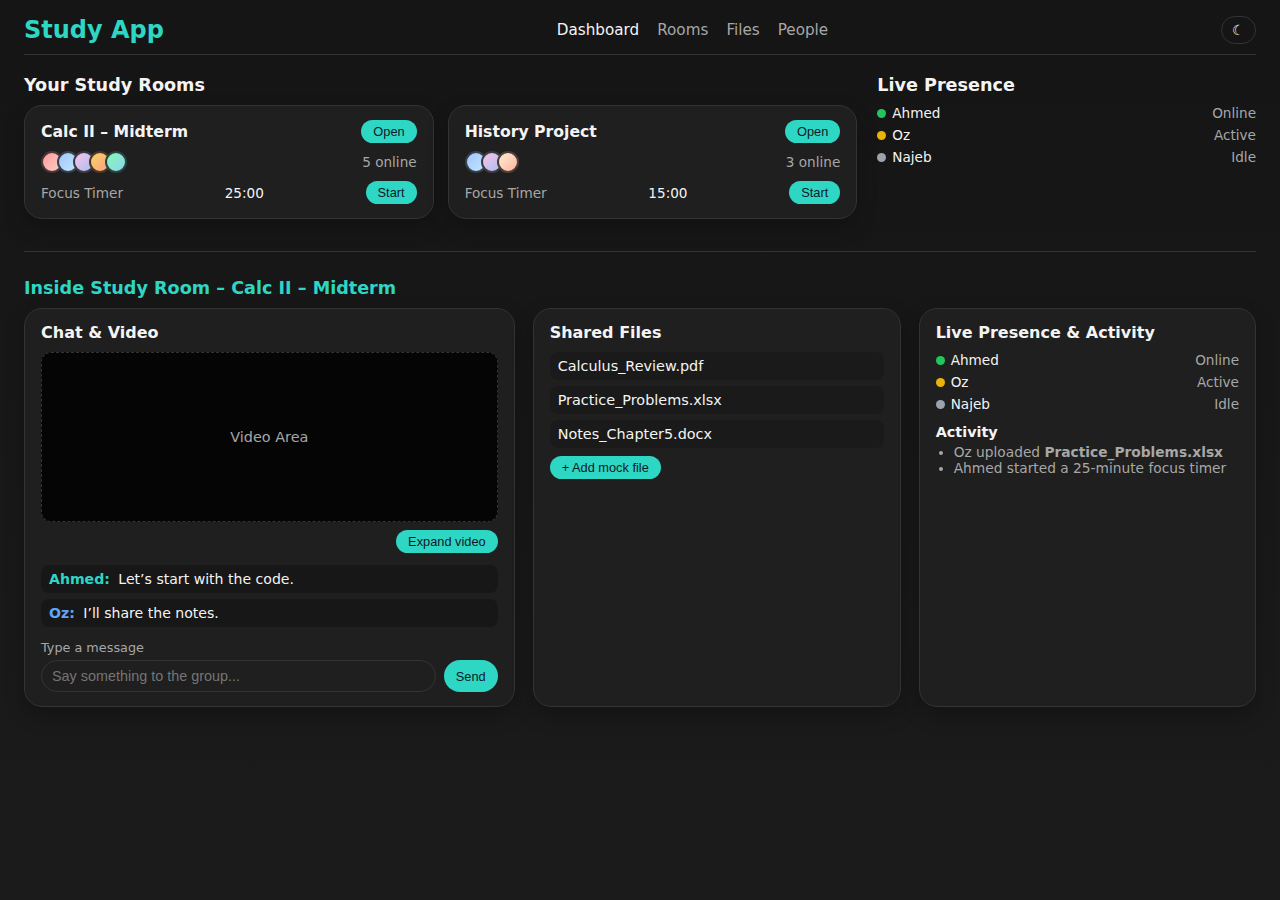
<file: index.html>
<!DOCTYPE html>
<html lang="en">

<head>
  <meta charset="UTF-8" />
  <title>Study App</title>
  <meta name="viewport" content="width=device-width, initial-scale=1" />
  <link rel="stylesheet" href="styles.css" />
</head>

<body data-theme="dark">
  <div class="app-shell">
    <header class="top-nav">
      <div class="brand">
        <span class="brand-title">Study App</span>
      </div>

      <nav class="nav-links">
        <a href="index.html" class="nav-link nav-link-active">Dashboard</a>
        <a href="rooms.html" class="nav-link">Rooms</a>
        <a href="files.html" class="nav-link">Files</a>
        <a href="people.html" class="nav-link">People</a>
      </nav>

      <button id="themeToggle" class="theme-btn" aria-label="Toggle light or dark mode">
        ☾
      </button>
    </header>

    <main class="main">
      <!-- DASHBOARD -->
      <section id="dashboard" class="section">
        <div class="section-row">
          <!--  study rooms -->
          <div class="section-main">
            <h2 class="section-title">Your Study Rooms</h2>

            <div class="rooms-grid">
              

              <article class="room-card" data-room-name="Calc II – Midterm">
                <div class="room-header">
                  <h3 class="room-name">Calc II – Midterm</h3>
                  <button class="pill-btn open-room-btn">Open</button>
                </div>

                <div class="room-meta-row">
                  <div class="avatars">
                    <span class="avatar avatar-a"></span>
                    <span class="avatar avatar-b"></span>
                    <span class="avatar avatar-c"></span>
                    <span class="avatar avatar-d"></span>
                    <span class="avatar avatar-e"></span>
                  </div>
                  <span class="room-online">5 online</span>
                </div>

                <div class="room-meta-row">
                  <span class="room-label">Focus Timer</span>
                  <span class="timer-display" data-minutes="25">25:00</span>
                  <button class="pill-btn timer-btn">Start</button>
                </div>
              </article>

              <!-- Room 2 -->
              <article class="room-card" data-room-name="History Project">
                <div class="room-header">
                  <h3 class="room-name">History Project</h3>
                  <button class="pill-btn open-room-btn">Open</button>
                </div>

                <div class="room-meta-row">
                  <div class="avatars">
                    <span class="avatar avatar-b"></span>
                    <span class="avatar avatar-c"></span>
                    <span class="avatar avatar-f"></span>
                  </div>
                  <span class="room-online">3 online</span>
                </div>

                <div class="room-meta-row">
                  <span class="room-label">Focus Timer</span>
                  <span class="timer-display" data-minutes="15">15:00</span>
                  <button class="pill-btn timer-btn">Start</button>
                </div>
              </article>
            </div>
          </div>

          

          <aside class="section-side">
            <h2 class="section-title">Live Presence</h2>
            <ul class="presence-list">
              <li class="presence-item">
                <span class="status-dot status-online"></span>
                <span class="presence-name">Ahmed</span>
                <span class="presence-state">Online</span>
              </li>
              <li class="presence-item">
                <span class="status-dot status-active"></span>
                <span class="presence-name">Oz</span>
                <span class="presence-state">Active</span>
              </li>
              <li class="presence-item">
                <span class="status-dot status-idle"></span>
                <span class="presence-name">Najeb</span>
                <span class="presence-state">Idle</span>
              </li>
            </ul>
          </aside>
        </div>
      </section>

      <hr class="divider" />

      

      <section id="room-view" class="section">
        <h2 class="section-title section-title-highlight">
          Inside Study Room – <span id="activeRoomName">Calc II – Midterm</span>
        </h2>
        <!-- -->
        <div class="room-layout">
          <!-- Chat & video -->
          <section class="panel">
            <h3 class="panel-title">Chat & Video</h3>

            <div class="video-wrapper">
              <div id="videoBox" class="video-box">
                Video Area
              </div>
              <button id="videoToggle" class="pill-btn video-toggle-btn">
                Expand video
              </button>
            </div>

            <div class="chat-area">
              <div class="chat-message">
                <span class="chat-name chat-name-alice">Ahmed:</span>
                <span>Let’s start with the code.</span>
              </div>
              <div class="chat-message">
                <span class="chat-name chat-name-ben">Oz:</span>
                <span>I’ll share the notes.</span>
              </div>
            </div>

            <form id="chatForm" class="chat-form">
              <label for="chatInput" class="chat-label">Type a message</label>
              <div class="chat-input-row">
                <input id="chatInput" class="chat-input" type="text" placeholder="Say something to the group..." />
                <button type="submit" class="pill-btn">Send</button>
              </div>
            </form>
          </section>

          <!-- the shared files -->
          <section id="files" class="panel">
            <h3 class="panel-title">Shared Files</h3>
            <ul class="file-list">
              <li class="file-item">
                 <span>Calculus_Review.pdf</span>
              </li>
              <li class="file-item">
                 <span>Practice_Problems.xlsx</span>
              </li>
              <li class="file-item">
                 <span>Notes_Chapter5.docx</span>
              </li>
            </ul>
            <button class="pill-btn add-file-btn" type="button" id="addFileBtn">
              + Add mock file
            </button>
          </section>

          <!--   activity -->
          <aside id="people" class="panel">
            <h3 class="panel-title">Live Presence & Activity</h3>

            <ul class="presence-list presence-list-compact">
              <li class="presence-item">
                <span class="status-dot status-online"></span>
                <span class="presence-name">Ahmed</span>
                <span class="presence-state">Online</span>
              </li>
              <li class="presence-item">
                <span class="status-dot status-active"></span>
                <span class="presence-name">Oz</span>
                <span class="presence-state">Active</span>
              </li>
              <li class="presence-item">
                <span class="status-dot status-idle"></span>
                <span class="presence-name">Najeb</span>
                <span class="presence-state">Idle</span>
              </li>
            </ul>
            <div class="activity-log">
              <h4 class="activity-title">Activity</h4>
              <ul id="activityList">
                <li>Oz uploaded <strong>Practice_Problems.xlsx</strong></li>
                <li>Ahmed started a 25-minute focus timer</li>
              </ul>
            </div>


          </aside>
        </div>
      </section>
    </main>
  </div>


  
  <script src="script.js"></script>
</body>

</html>
</file>
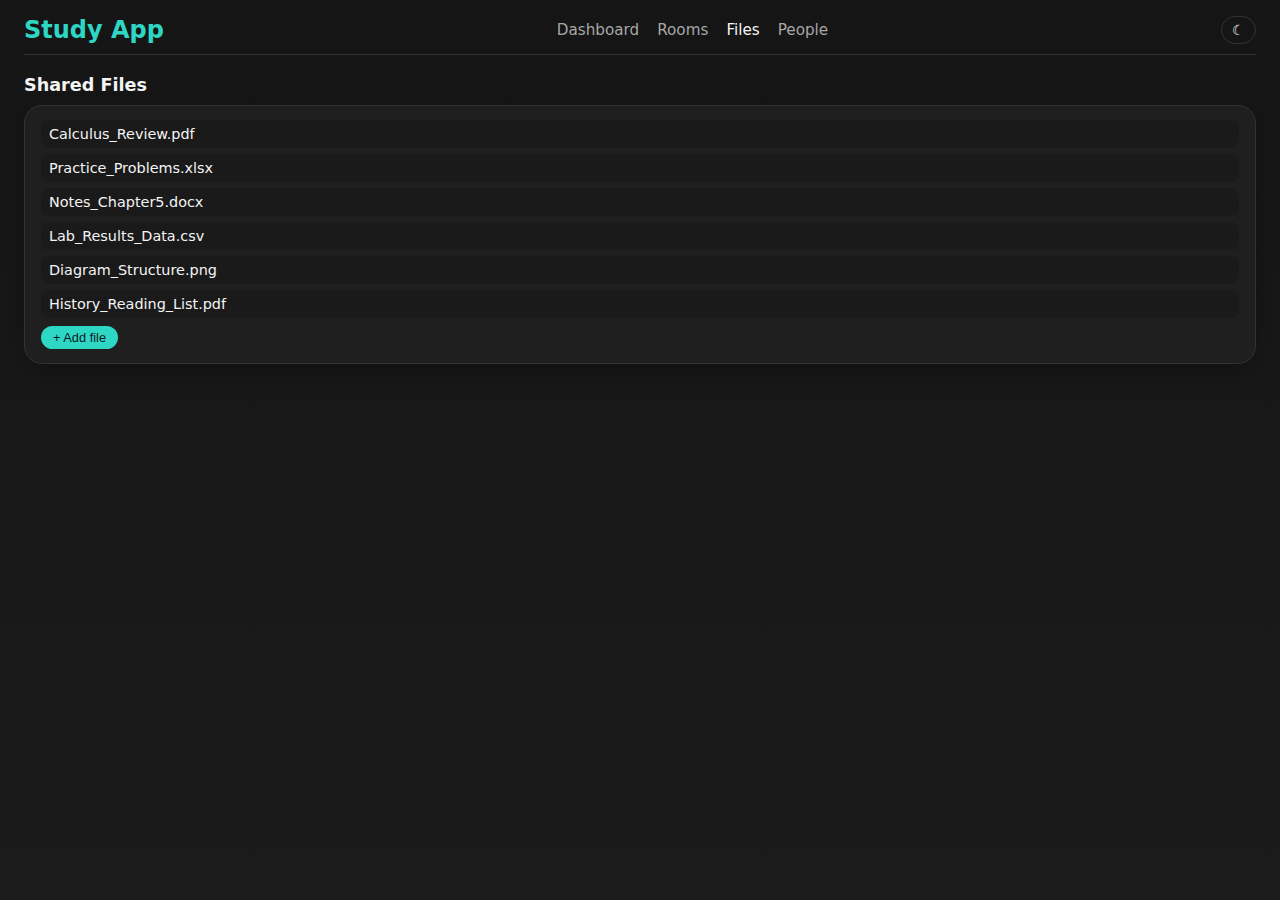
<file: files.html>
<!DOCTYPE html>
<html lang="en">

<head>
    <meta charset="UTF-8" />
    <title>Study App - Files</title>
    <meta name="viewport" content="width=device-width, initial-scale=1" />
    <link rel="stylesheet" href="styles.css" />
</head>

<body data-theme="dark">
    <div class="app-shell">
        <!-- Top nav -->
        <header class="top-nav">
            <div class="brand">
                <span class="brand-title">Study App</span>
            </div>

            <nav class="nav-links">
                <a href="index.html" class="nav-link">Dashboard</a>
                <a href="rooms.html" class="nav-link">Rooms</a>
                <a href="files.html" class="nav-link nav-link-active">Files</a>
                <a href="people.html" class="nav-link">People</a>
            </nav>

            <button id="themeToggle" class="theme-btn" aria-label="Toggle light or dark mode">
                ☾
            </button>
        </header>

        <main class="main">
            <section id="files-page" class="section">
                <h2 class="section-title">Shared Files</h2>

                <div class="panel">
                    <ul class="file-list">
                        <li class="file-item">
                             <span>Calculus_Review.pdf</span>
                        </li>
                        <li class="file-item">
                             <span>Practice_Problems.xlsx</span>
                        </li>
                        <li class="file-item">
                            <span>Notes_Chapter5.docx</span>
                        </li>
                        <li class="file-item">
                             <span>Lab_Results_Data.csv</span>
                        </li>
                        <li class="file-item">
                             <span>Diagram_Structure.png</span>
                        </li>
                        <li class="file-item">
                             <span>History_Reading_List.pdf</span>
                        </li>
                    </ul>
                    <button class="pill-btn add-file-btn" type="button" id="addFileBtn">
                        + Add file
                    </button>
                </div>
            </section>

            <div id="activityList" style="display:none;"></div>
        </main>
    </div>


    
    <script src="script.js"></script>
</body>

</html>
</file>
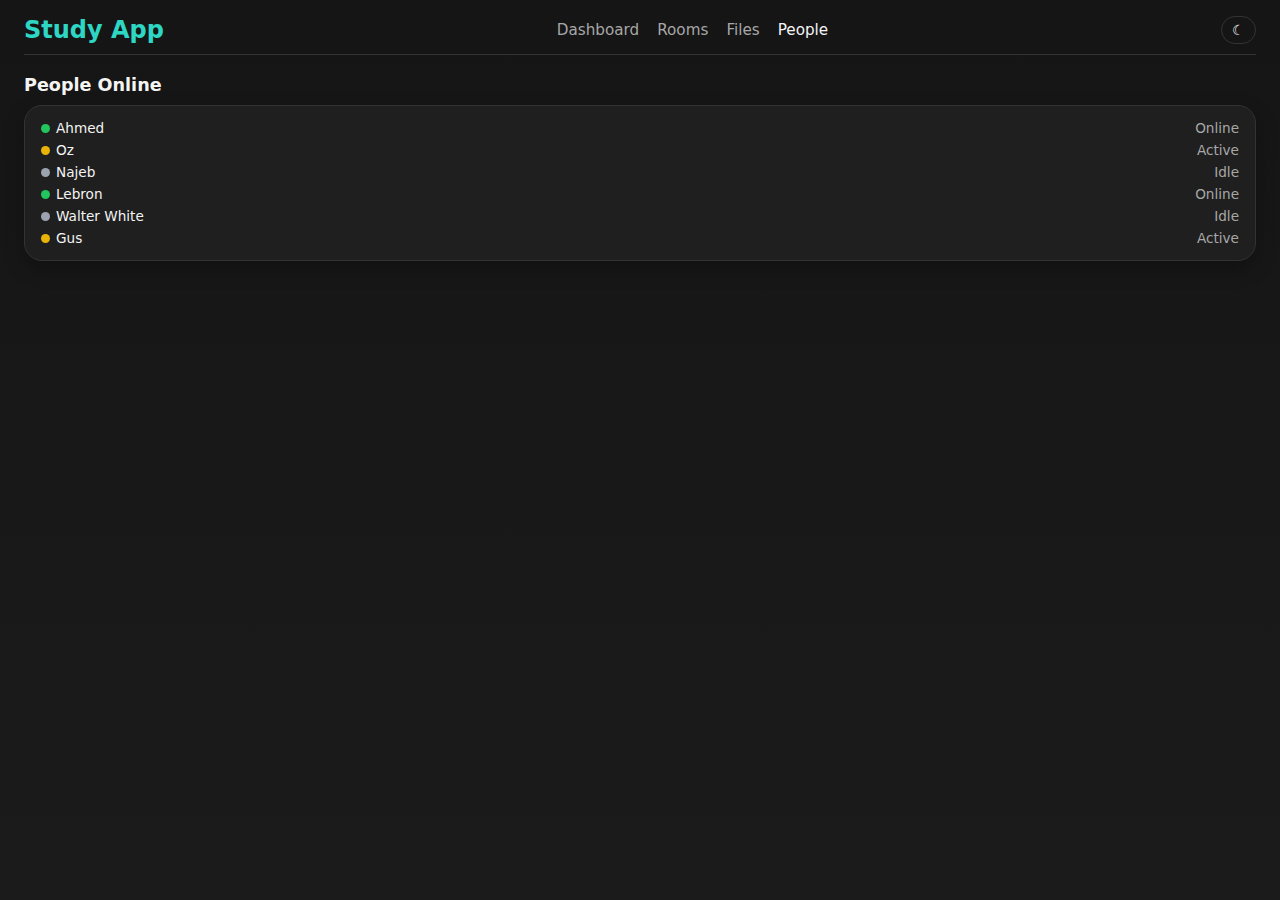
<file: people.html>
<!DOCTYPE html>
<html lang="en">

<head>
    <meta charset="UTF-8" />
    <title>Study App - People</title>
    <meta name="viewport" content="width=device-width, initial-scale=1" />
    <link rel="stylesheet" href="styles.css" />
</head>

<body data-theme="dark">
    <div class="app-shell">
        

        <header class="top-nav">
            <div class="brand">
                <span class="brand-title">Study App</span>
            </div>

            <nav class="nav-links">
                <a href="index.html" class="nav-link">Dashboard</a>
                <a href="rooms.html" class="nav-link">Rooms</a>
                <a href="files.html" class="nav-link">Files</a>
                <a href="people.html" class="nav-link nav-link-active">People</a>
            </nav>

            <button id="themeToggle" class="theme-btn" aria-label="Toggle light or dark mode">
                ☾
            </button>
        </header>

        <main class="main">
            <section id="people-page" class="section">
                <h2 class="section-title">People Online</h2>

                <div class="panel">
                    <ul class="presence-list">
                        <li class="presence-item">
                            <span class="status-dot status-online"></span>
                            <span class="presence-name">Ahmed</span>
                            <span class="presence-state">Online</span>
                        </li>
                        <li class="presence-item">
                            <span class="status-dot status-active"></span>
                            <span class="presence-name">Oz</span>
                            <span class="presence-state">Active</span>
                        </li>
                        <li class="presence-item">
                            <span class="status-dot status-idle"></span>
                            <span class="presence-name">Najeb</span>
                            <span class="presence-state">Idle</span>
                        </li>
                        <li class="presence-item">
                            <span class="status-dot status-online"></span>
                            <span class="presence-name">Lebron</span>
                            <span class="presence-state">Online</span>
                        </li>
                        <li class="presence-item">
                            <span class="status-dot status-idle"></span>
                            <span class="presence-name">Walter White</span>
                            <span class="presence-state">Idle</span>
                        </li>
                        <li class="presence-item">
                            <span class="status-dot status-active"></span>
                            <span class="presence-name">Gus</span>
                            <span class="presence-state">Active</span>
                        </li>
                    </ul>
                </div>
            </section>
        </main>

    </div>

    
    <script src="script.js"></script>
</body>
</html>
</file>
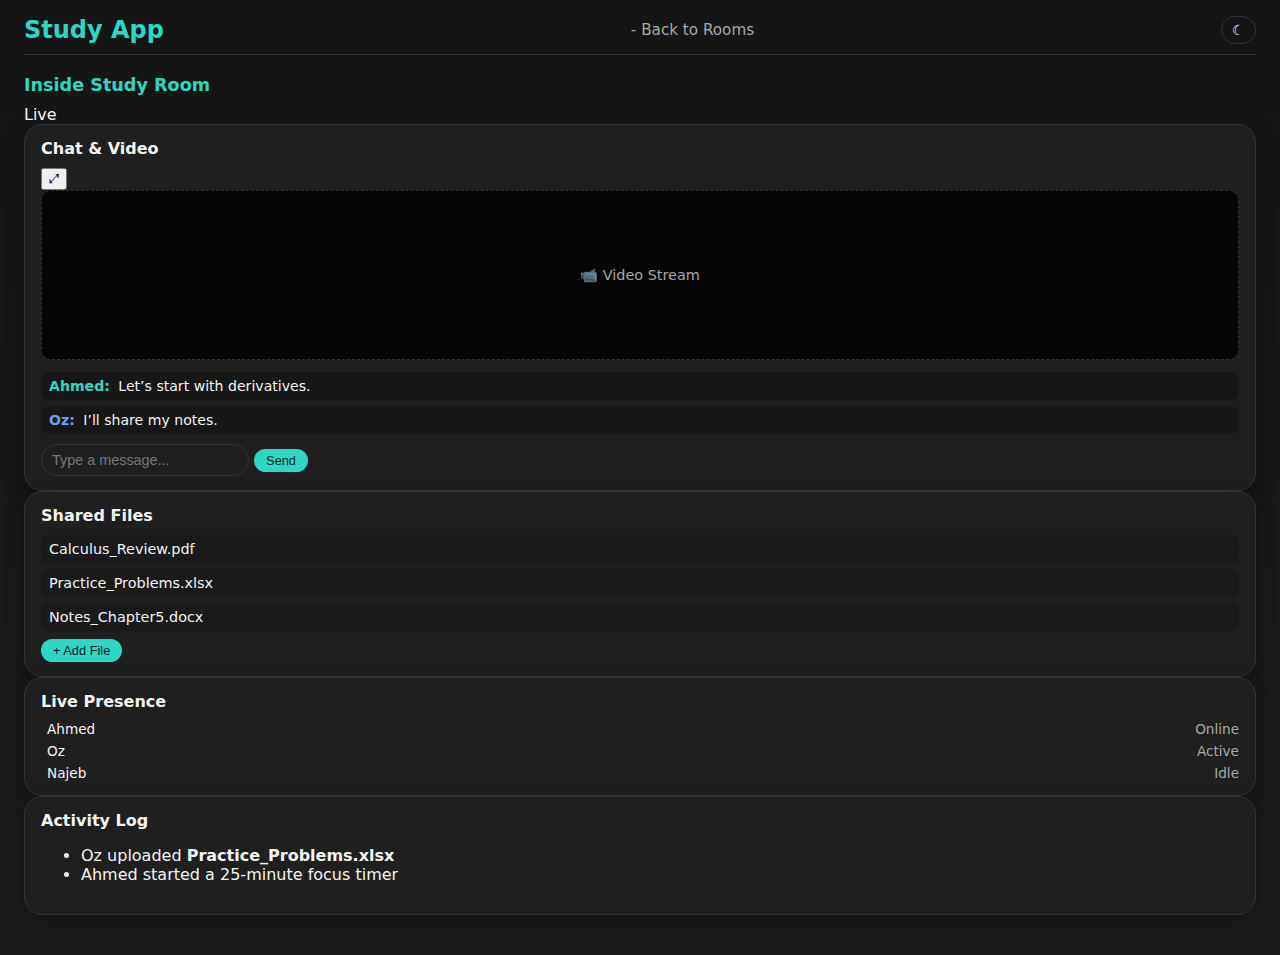
<file: room-details.html>
<!DOCTYPE html>
<html lang="en">

<head>
    <meta charset="UTF-8" />
    <title>Study App - Room Details</title>
    <meta name="viewport" content="width=device-width, initial-scale=1" />
    <link rel="stylesheet" href="styles.css" />
</head>

<body data-theme="dark">
    <div class="app-shell room-details-shell">
        <!-- Top nav -->
        <header class="top-nav">
            <div class="brand">
                <span class="brand-title">Study App</span>
            </div>

            <nav class="nav-links">
                <a href="rooms.html" class="nav-link back-link">- Back to Rooms</a>
            </nav>

            <button id="themeToggle" class="theme-btn" aria-label="Toggle light or dark mode">
                ☾
            </button>
        </header>

        <main class="main room-details-main">
            <div class="room-header-bar">
                <h2 class="section-title section-title-highlight" id="roomTitle">
                    Inside Study Room
                </h2>
                <div class="room-actions">
                    <span class="room-status-badge">Live</span>
                </div>
            </div>

            <div class="room-layout-premium">
                <!-- Chat & video -->
                <section class="panel premium-panel chat-panel">
                    <div class="panel-header">
                        <h3 class="panel-title">Chat & Video</h3>
                        <button id="videoToggle" class="icon-btn" title="Expand Video">⤢</button>
                    </div>

                    <div class="video-wrapper">
                        <div id="videoBox" class="video-box premium-video">
                            <div class="video-placeholder-content">
                                <span class="video-icon">📹</span>
                                <span>Video Stream</span>
                            </div>
                        </div>
                    </div>

                    <div class="chat-area premium-chat">
                        <div class="chat-message">
                            <span class="chat-name chat-name-alice">Ahmed:</span>
                            <span>Let’s start with derivatives.</span>
                        </div>
                        <div class="chat-message">
                            <span class="chat-name chat-name-ben">Oz:</span>
                            <span>I’ll share my notes.</span>
                        </div>
                    </div>

                    <form id="chatForm" class="chat-form premium-chat-form">
                        <input id="chatInput" class="chat-input premium-input" type="text"
                            placeholder="Type a message..." />
                        <button type="submit" class="pill-btn send-btn">Send</button>
                    </form>
                </section>

                
                <aside class="sidebar-column">
                    <!-- Shared files -->
                    <section id="files" class="panel premium-panel">
                        <h3 class="panel-title">Shared Files</h3>
                        <ul class="file-list premium-list">
                            <li class="file-item">
                                <span class="file-icon"></span> <span>Calculus_Review.pdf</span>
                            </li>
                            <li class="file-item">
                                <span class="file-icon"></span> <span>Practice_Problems.xlsx</span>
                            </li>
                            <li class="file-item">
                                <span class="file-icon"></span> <span>Notes_Chapter5.docx</span>
                            </li>
                        </ul>
                        <button class="pill-btn add-file-btn full-width-btn" type="button" id="addFileBtn">
                            + Add File
                        </button>
                    </section>

                    <!-- Presence & activity -->
                    <section id="people" class="panel premium-panel">
                        <h3 class="panel-title">Live Presence</h3>

                        <ul class="presence-list presence-list-compact premium-list">
                            <li class="presence-item">
                                <div class="user-info">
                                    <span class="status-dot status-online"></span>
                                    <span class="presence-name">Ahmed</span>
                                </div>
                                <span class="presence-state">Online</span>
                            </li>
                            <li class="presence-item">
                                <div class="user-info">
                                    <span class="status-dot status-active"></span>
                                    <span class="presence-name">Oz</span>
                                </div>
                                <span class="presence-state">Active</span>
                            </li>

                            <li class="presence-item">
                                <div class="user-info">
                                    <span class="status-dot status-idle"></span>
                                    <span class="presence-name">Najeb</span>
                                </div>
                                <span class="presence-state">Idle</span>
                            </li>
                        </ul>
                    </section>

                    <section class="panel premium-panel activity-panel">
                        <h3 class="panel-title">Activity Log</h3>
                        <ul id="activityList" class="activity-list-premium">
                            <li>Oz uploaded <strong>Practice_Problems.xlsx</strong></li>
                            <li>Ahmed started a 25-minute focus timer</li>
                        </ul>
                    </section>
                </aside>
            </div>
        </main>
    </div>
    <script src="script.js"></script>
</body>
</html>
</file>
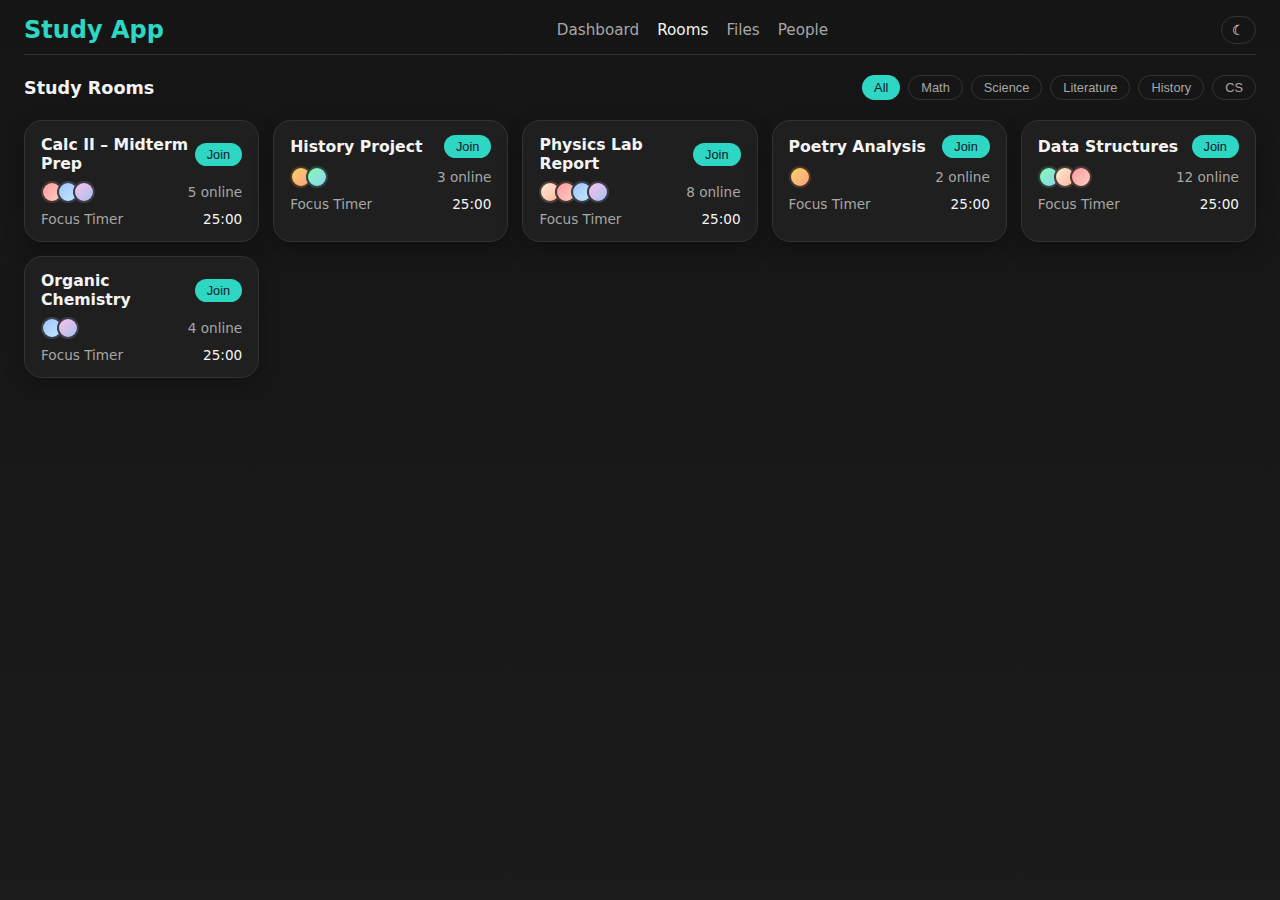
<file: rooms.html>
<!DOCTYPE html>
<html lang="en">

<head>
    <meta charset="UTF-8" />
    <title>Study App - Rooms</title>
    <meta name="viewport" content="width=device-width, initial-scale=1" />
    <link rel="stylesheet" href="styles.css" />
</head>

<body data-theme="dark">
    <div class="app-shell">
        <!-- Top nav -->
        <header class="top-nav">
            <div class="brand">
                <span class="brand-title">Study App</span>
            </div>

            <nav class="nav-links">
                <a href="index.html" class="nav-link">Dashboard</a>
                <a href="rooms.html" class="nav-link nav-link-active">Rooms</a>
                <a href="files.html" class="nav-link">Files</a>
                <a href="people.html" class="nav-link">People</a>
            </nav>

            <button id="themeToggle" class="theme-btn" aria-label="Toggle light or dark mode">
                ☾
            </button>
        </header>

        <main class="main">
            <section class="section">
                <div style="display: flex; justify-content: space-between; align-items: center; margin-bottom: 20px;">
                    <h2 class="section-title" style="margin-bottom: 0;">Study Rooms</h2>

                    <div class="filter-bar" style="display: flex; gap: 8px;">
                        <button class="pill-btn">All</button>
                        <button class="pill-btn"
                            style="background: transparent; border: 1px solid var(--border-color); color: var(--text-muted);">Math</button>
                        <button class="pill-btn"
                            style="background: transparent; border: 1px solid var(--border-color); color: var(--text-muted);">Science</button>
                        <button class="pill-btn"
                            style="background: transparent; border: 1px solid var(--border-color); color: var(--text-muted);">Literature</button>
                        <button class="pill-btn"
                            style="background: transparent; border: 1px solid var(--border-color); color: var(--text-muted);">History</button>
                        <button class="pill-btn"
                            style="background: transparent; border: 1px solid var(--border-color); color: var(--text-muted);">CS</button>
                    </div>
                </div>

                <div class="rooms-grid">
                    <!-- Room 1 -->
                    <article class="room-card">
                        <div class="room-header">
                            <h3 class="room-name">Calc II – Midterm Prep</h3>
                            <button class="pill-btn open-room-btn"
                                onclick="window.location.href='room-details.html?room=Calc%20II'">Join</button>
                        </div>

                        <div class="room-meta-row">
                            <div class="avatars">
                                <span class="avatar avatar-a"></span>
                                <span class="avatar avatar-b"></span>
                                <span class="avatar avatar-c"></span>
                            </div>
                            <span class="room-online">5 online</span>
                        </div>

                        <div class="room-meta-row">
                            <span class="room-label">Focus Timer</span>
                            <span class="timer-display">25:00</span>
                        </div>
                    </article>

                    <!-- Room 2 -->
                    <article class="room-card">
                        <div class="room-header">
                            <h3 class="room-name">History Project</h3>
                            <button class="pill-btn open-room-btn"
                                onclick="window.location.href='room-details.html?room=History%20Project'">Join</button>
                        </div>

                        <div class="room-meta-row">
                            <div class="avatars">
                                <span class="avatar avatar-d"></span>
                                <span class="avatar avatar-e"></span>
                            </div>
                            <span class="room-online">3 online</span>
                        </div>

                        <div class="room-meta-row">
                            <span class="room-label">Focus Timer</span>
                            <span class="timer-display">15:00</span>
                        </div>
                    </article>

                    <!-- Room 3 -->
                    <article class="room-card">
                        <div class="room-header">
                            <h3 class="room-name">Physics Lab Report</h3>
                            <button class="pill-btn open-room-btn"
                                onclick="window.location.href='room-details.html?room=Physics%20Lab'">Join</button>
                        </div>

                        <div class="room-meta-row">
                            <div class="avatars">
                                <span class="avatar avatar-f"></span>
                                <span class="avatar avatar-a"></span>
                                <span class="avatar avatar-b"></span>
                                <span class="avatar avatar-c"></span>
                            </div>
                            <span class="room-online">8 online</span>
                        </div>

                        <div class="room-meta-row">
                            <span class="room-label">Focus Timer</span>
                            <span class="timer-display">45:00</span>
                        </div>
                    </article>

                    <!-- Room 4 -->
                    <article class="room-card">
                        <div class="room-header">
                            <h3 class="room-name">Poetry Analysis</h3>
                            <button class="pill-btn open-room-btn"
                                onclick="window.location.href='room-details.html?room=Literature'">Join</button>
                        </div>

                        <div class="room-meta-row">
                            <div class="avatars">
                                <span class="avatar avatar-d"></span>
                            </div>
                            <span class="room-online">2 online</span>
                        </div>

                        <div class="room-meta-row">
                            <span class="room-label">Focus Timer</span>
                            <span class="timer-display">30:00</span>
                        </div>
                    </article>

                    <!-- Room 5 -->
                    <article class="room-card">
                        <div class="room-header">
                            <h3 class="room-name">Data Structures</h3>
                            <button class="pill-btn open-room-btn"
                                onclick="window.location.href='room-details.html?room=Data%20Structures'">Join</button>
                        </div>

                        <div class="room-meta-row">
                            <div class="avatars">
                                <span class="avatar avatar-e"></span>
                                <span class="avatar avatar-f"></span>
                                <span class="avatar avatar-a"></span>
                            </div>
                            <span class="room-online">12 online</span>
                        </div>

                        <div class="room-meta-row">
                            <span class="room-label">Focus Timer</span>
                            <span class="timer-display">50:00</span>
                        </div>
                    </article>

                    <!-- Room 6 -->
                    <article class="room-card">
                        <div class="room-header">
                            <h3 class="room-name">Organic Chemistry</h3>
                            <button class="pill-btn open-room-btn"
                                onclick="window.location.href='room-details.html?room=Chemistry'">Join</button>
                        </div>

                        <div class="room-meta-row">
                            <div class="avatars">
                                <span class="avatar avatar-b"></span>
                                <span class="avatar avatar-c"></span>
                            </div>
                            <span class="room-online">4 online</span>
                        </div>

                        
                        <div class="room-meta-row">
                            <span class="room-label">Focus Timer</span>
                            <span class="timer-display">60:00</span>
                        </div>
                    </article>
                </div>
            </section>
        </main>
    </div>
    <script src="script.js"></script>
</body>
</html>
</file>
<file: styles.css>
/* simple restet stuff */
*,
*::before,
*::after {
  box-sizing: border-box;
}

:root {
  --bg-dark-top: #151515;
  --bg-dark-bottom: #1b1b1b;
  --bg-dark-panel: #1f1f1f;
  --border-dark: #333;
  --text-dark: #f4f4f4;
  --muted-dark: #a7a7a7;

  --bg-light-top: #f4f5f7;
  --bg-light-bottom: #ffffff;
  --bg-light-panel: #ffffff;
  --border-light: #d1d5db;
  --text-light: #111827;
  --muted-light: #6b7280;

  --teal: #2ed6c4;
  --radius-lg: 18px;
  --radius-md: 10px;
  --shadow-soft: 0 8px 20px rgba(0, 0, 0, 0.25);
  --font-sans: system-ui, -apple-system, BlinkMacSystemFont, "Segoe UI", sans-serif;
}

/* theme switch using data-theme on body */
body[data-theme="dark"] {
  --bg-page-top: var(--bg-dark-top);
  --bg-page-bottom: var(--bg-dark-bottom);
  --bg-panel: var(--bg-dark-panel);
  --border-color: var(--border-dark);
  --text-main: var(--text-dark);
  --text-muted: var(--muted-dark);
}

body[data-theme="light"] {
  --bg-page-top: var(--bg-light-top);
  --bg-page-bottom: var(--bg-light-bottom);
  --bg-panel: var(--bg-light-panel);
  --border-color: var(--border-light);
  --text-main: var(--text-light);
  --text-muted: var(--muted-light);
}

body {
  margin: 0;
  min-height: 100vh;
  font-family: var(--font-sans);
  background: linear-gradient(to bottom, var(--bg-page-top), var(--bg-page-bottom));
  color: var(--text-main);
}

/* layout shell */
.app-shell {
  padding: 16px 24px 40px;
}

/* top nav */
.top-nav {
  display: flex;
  align-items: center;
  justify-content: space-between;
  border-bottom: 1px solid var(--border-color);
  padding-bottom: 10px;
}

.brand-title {
  font-size: 1.5rem;
  font-weight: 700;
  color: var(--teal);
}

.nav-links {
  display: flex;
  gap: 18px;
}

.nav-link {
  font-size: 0.95rem;
  text-decoration: none;
  color: var(--text-muted);
}

.nav-link:hover {
  color: var(--teal);
}

.nav-link-active {
  color: var(--text-main);
}

.theme-btn {
  border-radius: 999px;
  padding: 5px 10px;
  border: 1px solid var(--border-color);
  background: transparent;
  color: var(--text-main);
  cursor: pointer;
  font-size: 0.9rem;
}

/* main sections */
.main {
  margin-top: 20px;
}

.section {
  margin-bottom: 32px;
}

.section-row {
  display: grid;
  grid-template-columns: minmax(0, 2.2fr) minmax(0, 1fr);
  gap: 20px;
}

.section-main,
.section-side {
  min-width: 0;
}

.section-title {
  font-size: 1.1rem;
  font-weight: 600;
  margin: 0 0 10px;
}

.section-title-highlight {
  color: var(--teal);
}

/* cards and panels */
.panel,
.room-card {
  background: var(--bg-panel);
  border-radius: var(--radius-lg);
  border: 1px solid var(--border-color);
  padding: 14px 16px;
  box-shadow: var(--shadow-soft);
}

.panel-title {
  font-size: 1rem;
  margin: 0 0 10px;
}

/* rooms grid */
.rooms-grid {
  display: grid;
  grid-template-columns: repeat(auto-fit, minmax(230px, 1fr));
  gap: 14px;
}

.room-header {
  display: flex;
  justify-content: space-between;
  align-items: center;
}

.room-name {
  margin: 0;
  font-size: 0.98rem;
}

.room-meta-row {
  display: flex;
  align-items: center;
  justify-content: space-between;
  margin-top: 8px;
  font-size: 0.85rem;
}

.room-label {
  color: var(--text-muted);
}

.room-online {
  color: var(--text-muted);
}

/* avatars */
.avatars {
  display: flex;
}

.avatar {
  width: 22px;
  height: 22px;
  border-radius: 999px;
  border: 2px solid rgba(0, 0, 0, 0.7);
  margin-right: -6px;
  background: #4b5563;
}

.avatar-a {
  background: linear-gradient(135deg, #ff9a9e, #fad0c4);
}
.avatar-b {
  background: linear-gradient(135deg, #a1c4fd, #c2e9fb);
}
.avatar-c {
  background: linear-gradient(135deg, #fbc2eb, #a6c1ee);
}
.avatar-d {
  background: linear-gradient(135deg, #f6d365, #fda085);
}
.avatar-e {
  background: linear-gradient(135deg, #84fab0, #8fd3f4);
}
.avatar-f {
  background: linear-gradient(135deg, #ffecd2, #fcb69f);
}

/* buttons */
.pill-btn {
  border-radius: 999px;
  border: none;
  background: var(--teal);
  color: #111827;
  padding: 4px 12px;
  font-size: 0.8rem;
  cursor: pointer;
}

.pill-btn:hover {
  filter: brightness(1.05);
}

/* presence */
.presence-list {
  list-style: none;
  margin: 0;
  padding: 0;
  display: grid;
  gap: 6px;
}

.presence-item {
  display: flex;
  align-items: center;
  justify-content: space-between;
  font-size: 0.85rem;
}

.presence-name {
  flex: 1;
  margin-left: 6px;
}

.presence-state {
  color: var(--text-muted);
}

.status-dot {
  width: 9px;
  height: 9px;
  border-radius: 999px;
}

.status-online {
  background: #22c55e;
}
.status-active {
  background: #eab308;
}
.status-idle {
  background: #9ca3af;
}

.divider {
  border: none;
  border-top: 1px solid var(--border-color);
  margin: 26px 0;
}

/* room layout (bottom section) */
.room-layout {
  display: grid;
  grid-template-columns: minmax(0, 1.6fr) minmax(0, 1.2fr) minmax(0, 1.1fr);
  gap: 18px;
}

/* video + chat */
.video-wrapper {
  display: flex;
  flex-direction: column;
  gap: 8px;
}

.video-box {
  border-radius: var(--radius-md);
  background: #050505;
  border: 1px dashed var(--border-color);
  color: var(--text-muted);
  display: flex;
  align-items: center;
  justify-content: center;
  font-size: 0.9rem;
  min-height: 170px;
}

/* bigger video state */
.video-box-large {
  min-height: 260px;
}

.video-toggle-btn {
  align-self: flex-end;
}

.chat-area {
  margin-top: 12px;
  display: grid;
  gap: 6px;
  font-size: 0.88rem;
}

.chat-message {
  background: rgba(0, 0, 0, 0.25);
  border-radius: 8px;
  padding: 6px 8px;
}

.chat-name {
  margin-right: 4px;
  font-weight: 600;
}

.chat-name-alice {
  color: var(--teal);
}
.chat-name-ben {
  color: #60a5fa;
}

/* chat input */
.chat-form {
  margin-top: 10px;
}

.chat-label {
  font-size: 0.8rem;
  color: var(--text-muted);
}

.chat-input-row {
  margin-top: 4px;
  display: flex;
  gap: 8px;
}

.chat-input {
  flex: 1;
  border-radius: 999px;
  border: 1px solid var(--border-color);
  background: transparent;
  color: var(--text-main);
  padding: 7px 10px;
  font-size: 0.9rem;
}

/* files */
.file-list {
  list-style: none;
  margin: 0 0 8px;
  padding: 0;
  display: grid;
  gap: 6px;
  font-size: 0.9rem;
}

.file-item {
  background: rgba(0, 0, 0, 0.15);
  border-radius: 8px;
  padding: 6px 8px;
}

/* activity log */
.activity-log {
  margin-top: 12px;
  font-size: 0.86rem;
  color: var(--text-muted);
}

.activity-title {
  margin: 0 0 4px;
  font-size: 0.9rem;
  color: var(--text-main);
}

.activity-log ul {
  margin: 0;
  padding-left: 18px;
}

/* responsive tweaks lol */
@media (max-width: 1000px) {
  .section-row,
  .room-layout {
    grid-template-columns: 1fr;
  }

  .video-box-large {
    min-height: 220px;
  }
}

@media (max-width: 600px) {
  .top-nav {
    flex-direction: column;
    align-items: flex-start;
    gap: 10px;
  }

  .app-shell {
    padding-inline: 14px;
  }
}
</file>
